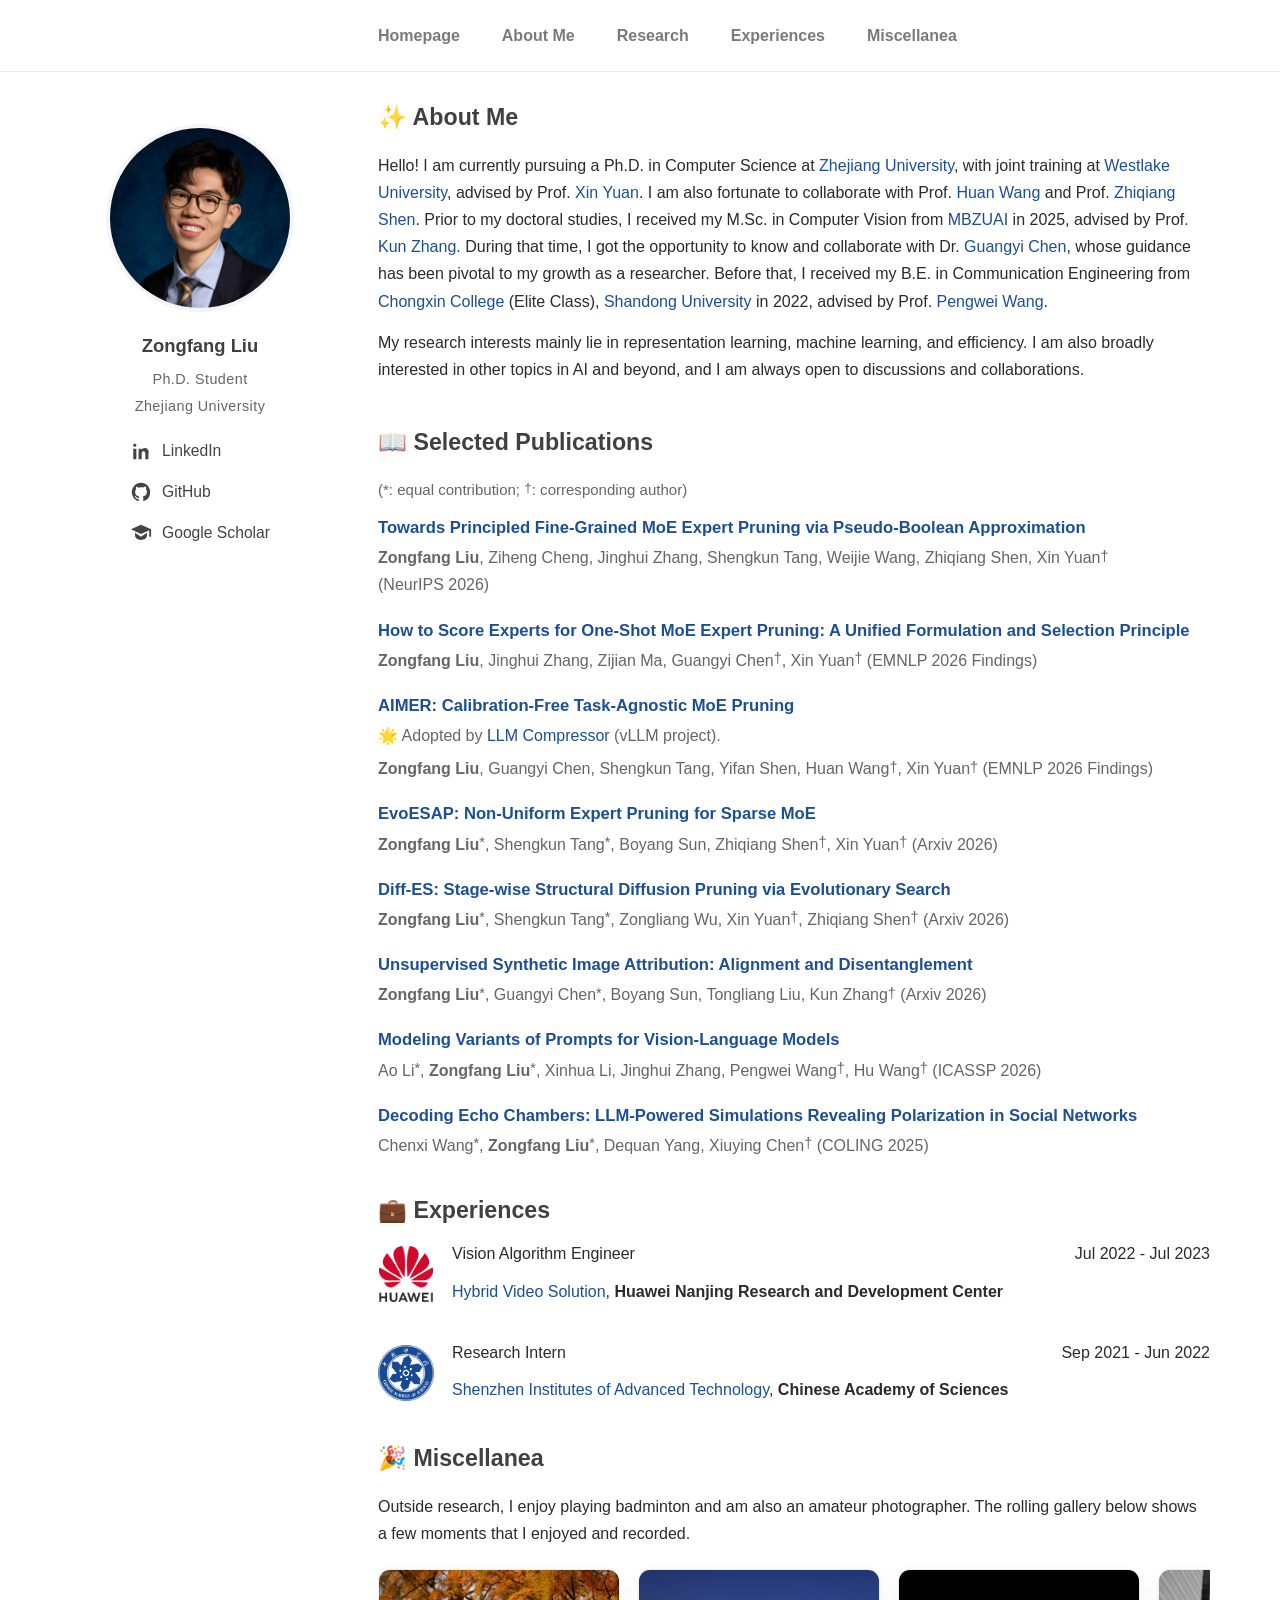
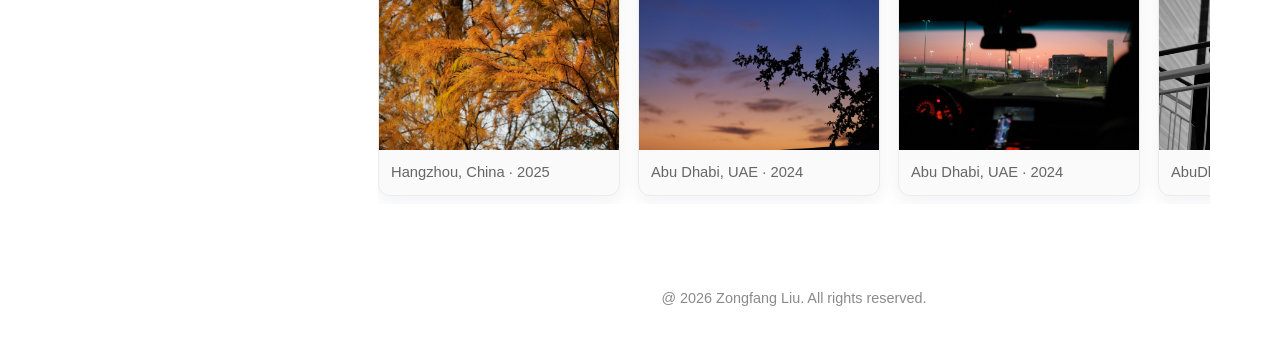
<file: index.html>
<!DOCTYPE html>
<html lang="en">
  <head>
    <meta charset="UTF-8">
    <meta name="viewport" content="width=device-width, initial-scale=1">
    <title>Zongfang Liu</title>
    <meta name="author" content="Zongfang Liu">
    <meta
      name="description"
      content="Personal homepage for Zongfang Liu with bio and selected publications."
    >
    <meta name="application-name" content="Zongfang Liu">
    <meta property="og:type" content="website">
    <meta property="og:title" content="Zongfang Liu">
    <meta property="og:site_name" content="Zongfang Liu">
    <meta property="og:description" content="Personal homepage for Zongfang Liu with bio and selected publications.">
    <meta property="og:url" content="https://zongfangliu.github.io/">
    <link rel="canonical" href="https://zongfangliu.github.io/">
    <link rel="icon" type="image/png" sizes="192x192" href="/images/icons/favicon-allien-monster-192x192.png">
    <script type="application/ld+json">
      {
        "@context": "https://schema.org",
        "@type": "WebSite",
        "name": "Zongfang Liu",
        "alternateName": ["Zongfang Liu Homepage", "zongfangliu.github.io"],
        "url": "https://zongfangliu.github.io/"
      }
    </script>
    <link rel="stylesheet" href="stylesheet.css">
  </head>
  <body>
    <div class="topbar">
      <nav class="top-nav" aria-label="Main navigation">
        <a href="#homepage">Homepage</a>
        <a href="#about">About Me</a>
        <a href="#research">Research</a>
        <a href="#experiences">Experiences</a>
        <a href="#Miscellanea">Miscellanea</a>
      </nav>
    </div>

    <main class="page">
      <aside class="sidebar">
        <div class="portrait-frame">
          <img
            class="portrait"
            src="images/profile/selfile.jpg"
            alt="Portrait of Zongfang Liu"
          >
        </div>
        <h1>Zongfang Liu</h1>
        <p class="sidebar-role">
          <span>Ph.D. Student</span>
          <span>Zhejiang University</span>
        </p>

        <div class="profile-links">
          <a href="https://www.linkedin.com/in/zongfangliu/" target="_blank" rel="noopener noreferrer">
            <svg viewBox="0 0 24 24" aria-hidden="true">
              <path d="M6.94 8.5H3.56V20h3.38V8.5zM5.25 3C4.17 3 3.5 3.72 3.5 4.66c0 .92.65 1.66 1.71 1.66h.02c1.1 0 1.77-.74 1.77-1.66C6.98 3.72 6.33 3 5.25 3zM20.5 12.64C20.5 9.15 18.64 7.53 16.16 7.53c-2 0-2.89 1.11-3.39 1.89V8.5H9.39c.04.61 0 11.5 0 11.5h3.38v-6.42c0-.34.02-.68.12-.92.27-.68.88-1.39 1.92-1.39 1.35 0 1.89 1.05 1.89 2.58V20h3.38v-6.76z"></path>
            </svg>
            <span>LinkedIn</span>
          </a>
          <a href="https://github.com/ZongfangLiu" target="_blank" rel="noopener noreferrer">
            <svg viewBox="0 0 24 24" aria-hidden="true">
              <path d="M12 2C6.48 2 2 6.58 2 12.23c0 4.52 2.87 8.35 6.84 9.71.5.1.68-.22.68-.49 0-.24-.01-1.03-.01-1.87-2.78.62-3.37-1.21-3.37-1.21-.45-1.18-1.11-1.5-1.11-1.5-.91-.64.07-.63.07-.63 1 .07 1.53 1.06 1.53 1.06.9 1.57 2.35 1.12 2.92.86.09-.67.35-1.12.63-1.38-2.22-.26-4.56-1.14-4.56-5.09 0-1.12.39-2.03 1.03-2.75-.1-.26-.45-1.31.1-2.72 0 0 .84-.28 2.75 1.05A9.3 9.3 0 0 1 12 6.84c.85 0 1.71.12 2.51.36 1.91-1.33 2.75-1.05 2.75-1.05.55 1.41.2 2.46.1 2.72.64.72 1.03 1.63 1.03 2.75 0 3.96-2.34 4.82-4.57 5.08.36.32.69.95.69 1.92 0 1.39-.01 2.5-.01 2.84 0 .27.18.59.69.49A10.25 10.25 0 0 0 22 12.23C22 6.58 17.52 2 12 2z"></path>
            </svg>
            <span>GitHub</span>
          </a>
          <a href="https://scholar.google.com/citations?user=8tnwJ-EAAAAJ&hl=en" target="_blank" rel="noopener noreferrer">
            <svg viewBox="0 0 24 24" aria-hidden="true">
              <path d="M12 3 1 8l11 5 9-4.09V16h2V8L12 3zm-6.5 8.73V15c0 2.49 3.13 4.5 6.5 4.5s6.5-2.01 6.5-4.5v-3.27L12 16l-6.5-4.27z"></path>
            </svg>
            <span>Google Scholar</span>
          </a>
        </div>
      </aside>

      <div class="content">
        <section id="homepage" class="section">
          <div id="about" class="anchor-target" aria-hidden="true"></div>
          <h2>✨ About Me</h2>
          <p>
            Hello! I am currently pursuing a Ph.D. in Computer Science at
            <a href="https://www.zju.edu.cn/english/" target="_blank" rel="noopener noreferrer">Zhejiang University</a>,
            with joint training at
            <a href="https://en.westlake.edu.cn/" target="_blank" rel="noopener noreferrer">Westlake University</a>,
            advised by Prof.
            <a href="https://scholar.google.com/citations?user=cS9CbWkAAAAJ&hl=en" target="_blank" rel="noopener noreferrer">Xin Yuan</a>.
            I am also fortunate to collaborate with Prof.
            <a href="https://scholar.google.com/citations?user=0-On0y4AAAAJ&hl=zh-CN" target="_blank" rel="noopener noreferrer">Huan Wang</a>
            and Prof.
            <a href="https://scholar.google.com/citations?user=DGr0fVoAAAAJ&hl=en" target="_blank" rel="noopener noreferrer">Zhiqiang Shen</a>.
          <!-- </p>
          <p> -->
            Prior to my doctoral studies, I received my M.Sc. in Computer Vision from
            <a href="https://mbzuai.ac.ae/" target="_blank" rel="noopener noreferrer">MBZUAI</a>
            in 2025, advised by Prof.
            <a href="https://scholar.google.com/citations?user=RGoypN4AAAAJ&hl=en" target="_blank" rel="noopener noreferrer">Kun Zhang</a>.
            During that time, I got the opportunity to know and collaborate with Dr.
            <a href="https://scholar.google.com/citations?user=3lr1jTgAAAAJ&hl=zh-CN" target="_blank" rel="noopener noreferrer">Guangyi Chen</a>,
            whose guidance has been pivotal to my growth as a researcher.
            Before that, I received my B.E. in Communication Engineering from
            <a href="https://baike.baidu.com/item/%E5%B1%B1%E4%B8%9C%E5%A4%A7%E5%AD%A6%E5%B4%87%E6%96%B0%E5%AD%A6%E5%A0%82/20809738#reference-10" target="_blank" rel="noopener noreferrer">Chongxin College</a> (Elite Class),
            <a href="https://www.en.sdu.edu.cn/" target="_blank" rel="noopener noreferrer">Shandong University</a>
            in 2022, advised by Prof.
            <a href="https://faculty.sdu.edu.cn/wangpengwei/en/index.htm" target="_blank" rel="noopener noreferrer">Pengwei Wang</a>.
          </p>
          <p>
            My research interests mainly lie in representation learning, machine learning, and efficiency. I am also broadly interested in other topics in AI and beyond, and I am always open to discussions and collaborations.
          </p>
        </section>

        <section id="research" class="section">
          <h2>📖 Selected Publications</h2>
          <p class="section-note symbols-note">
            <!-- (<span class="note-symbol"> *</span>: equal contribution; <span class="note-symbol">&dagger;</span>: corresponding author) -->
             (*: equal contribution; <sup>&dagger;</sup>: corresponding author)
          </p>

          <div class="publication-list">
            <article class="publication">
              <div class="paper-body">
                <h3>
                  <a href="https://neurips.cc/virtual/2026/loc/sydney/poster/155677" target="_blank" rel="noopener noreferrer">
                    Towards Principled Fine-Grained MoE Expert Pruning via Pseudo-Boolean Approximation
                  </a>
                </h3>
                <p class="paper-authors">
                  <strong>Zongfang Liu</strong>, Ziheng Cheng, Jinghui Zhang, Shengkun Tang, Weijie Wang,
                  Zhiqiang Shen, Xin Yuan<sup>&dagger;</sup> <span class="paper-venue">(NeurIPS 2026)</span>
                </p>
              </div>
            </article>

            <article class="publication">
              <div class="paper-body">
                <h3>
                  <a href="https://arxiv.org/abs/2606.15716" target="_blank" rel="noopener noreferrer">
                    How to Score Experts for One-Shot MoE Expert Pruning: A Unified Formulation and Selection Principle
                  </a>
                </h3>
                <p class="paper-authors">
                  <strong>Zongfang Liu</strong>, Jinghui Zhang, Zijian Ma, Guangyi Chen<sup>&dagger;</sup>,
                  Xin Yuan<sup>&dagger;</sup> <span class="paper-venue">(EMNLP 2026 Findings)</span>
                </p>
              </div>
            </article>

            <article class="publication">
              <div class="paper-body">
                <h3>
                  <a href="https://arxiv.org/abs/2603.18492" target="_blank" rel="noopener noreferrer">
                    AIMER: Calibration-Free Task-Agnostic MoE Pruning
                  </a>
                </h3>
                <p class="paper-note">
                  <span aria-hidden="true">🌟</span> Adopted by <a href="https://docs.vllm.ai/projects/llm-compressor/en/latest/examples/aimer_expert_pruning/" target="_blank" rel="noopener noreferrer">LLM Compressor</a> (vLLM project).
                </p>
                <p class="paper-authors">
                  <strong>Zongfang Liu</strong>, Guangyi Chen, Shengkun Tang, Yifan Shen, Huan Wang<sup>&dagger;</sup>,
                  Xin Yuan<sup>&dagger;</sup> <span class="paper-venue">(EMNLP 2026 Findings)</span>
                </p>
              </div>
            </article>

            <article class="publication">
              <div class="paper-body">
                <h3>
                  <a href="https://arxiv.org/abs/2603.06003" target="_blank" rel="noopener noreferrer">
                    EvoESAP: Non-Uniform Expert Pruning for Sparse MoE
                  </a>
                </h3>
                <p class="paper-authors">
                  <strong>Zongfang Liu</strong><sup>*</sup>, Shengkun Tang<sup>*</sup>, Boyang Sun,
                  Zhiqiang Shen<sup>&dagger;</sup>, Xin Yuan<sup>&dagger;</sup> <span class="paper-venue">(Arxiv 2026)</span>
                </p>
              </div>
            </article>

            <article class="publication">
              <div class="paper-body">
                <h3>
                  <a href="https://arxiv.org/abs/2603.05105" target="_blank" rel="noopener noreferrer">
                    Diff-ES: Stage-wise Structural Diffusion Pruning via Evolutionary Search
                  </a>
                </h3>
                <p class="paper-authors">
                  <strong>Zongfang Liu</strong><sup>*</sup>, Shengkun Tang<sup>*</sup>, Zongliang Wu,
                  Xin Yuan<sup>&dagger;</sup>, Zhiqiang Shen<sup>&dagger;</sup> <span class="paper-venue">(Arxiv 2026)</span>
                </p>
              </div>
            </article>

            <article class="publication">
              <div class="paper-body">
                <h3>
                  <a href="https://arxiv.org/abs/2601.22663" target="_blank" rel="noopener noreferrer">
                    Unsupervised Synthetic Image Attribution: Alignment and Disentanglement
                  </a>
                </h3>
                <p class="paper-authors">
                  <strong>Zongfang Liu</strong><sup>*</sup>, Guangyi Chen<sup>*</sup>, Boyang Sun,
                  Tongliang Liu, Kun Zhang<sup>&dagger;</sup> <span class="paper-venue">(Arxiv 2026)</span>
                </p>
              </div>
            </article>

            <article class="publication">
              <div class="paper-body">
                <h3>
                  <a href="https://arxiv.org/abs/2503.08229" target="_blank" rel="noopener noreferrer">
                    Modeling Variants of Prompts for Vision-Language Models
                  </a>
                </h3>
                <p class="paper-authors">
                  Ao Li<sup>*</sup>, <strong>Zongfang Liu</strong><sup>*</sup>, Xinhua Li, Jinghui Zhang,
                  Pengwei Wang<sup>&dagger;</sup>, Hu Wang<sup>&dagger;</sup> <span class="paper-venue">(ICASSP 2026)</span>
                </p>
              </div>
            </article>

            <article class="publication">
              <div class="paper-body">
                <h3>
                  <a href="https://aclanthology.org/2025.coling-main.264/" target="_blank" rel="noopener noreferrer">
                    Decoding Echo Chambers: LLM-Powered Simulations Revealing Polarization in Social Networks
                  </a>
                </h3>
                <p class="paper-authors">
                  Chenxi Wang<sup>*</sup>, <strong>Zongfang Liu</strong><sup>*</sup>, Dequan Yang,
                  Xiuying Chen<sup>&dagger;</sup> <span class="paper-venue">(COLING 2025)</span>
                </p>
              </div>
            </article>
          </div>
        </section>

        <section id="experiences" class="section">
          <h2>💼 Experiences</h2>

          <div class="experience-list">
            <article class="experience">
              <img
                class="experience-logo"
                src="images/icons/Huawei_Standard_logo.png"
                alt="Huawei logo"
              >
              <div class="experience-body">
                <p class="experience-title">Vision Algorithm Engineer</p>
                <p class="experience-date">Jul 2022 - Jul 2023</p>
                <p class="experience-subtitle">
                  <em>
                     <a href="https://carrier.huawei.com/en/solutions/maximizing-network-value/hybrid-video" target="_blank" rel="noopener noreferrer">Hybrid Video Solution</a>,
                    <strong>Huawei Nanjing Research and Development Center</strong>
                  </em>
                </p>
              </div>
            </article>

            <article class="experience">
              <img
                class="experience-logo"
                src="images/icons/%E4%B8%AD%E5%9B%BD%E7%A7%91%E5%AD%A6%E9%99%A2%E9%99%A2%E5%BE%BD.png"
                alt="Chinese Academy of Sciences logo"
              >
              <div class="experience-body">
                <p class="experience-title">Research Intern</p>
                <p class="experience-date">Sep 2021 - Jun 2022</p>
                <p class="experience-subtitle">
                  <em>
                    <!-- Advised by Prof.
                    <a href="https://scholar.google.com/citations?user=hw0JvzAAAAAJ&hl=en" target="_blank" rel="noopener noreferrer">Pengcheng Zhou</a>
                    and Prof.
                    <a href="https://scholar.google.com/citations?user=56qc93UAAAAJ&hl=en" target="_blank" rel="noopener noreferrer">Fang Xu</a>, -->
                    <a href="http://english.siat.cas.cn/" target="_blank" rel="noopener noreferrer">Shenzhen Institutes of Advanced Technology</a>, <strong>Chinese Academy of Sciences</strong>
                  </em>
                </p>
              </div>
            </article>
          </div>
        </section>

        <section id="Miscellanea" class="section">
          <h2>🎉 Miscellanea</h2>
          <p>
            Outside research, I enjoy playing badminton and am also an amateur
            photographer. The rolling gallery below shows a few moments that I
            enjoyed and recorded.
          </p>

          <div class="photo-marquee" aria-label="Photography gallery">
            <div class="photo-track" id="photo-track">
              <p class="photo-loading">Loading photographs...</p>
            </div>
          </div>
        </section>

        <section class="section visitor-section">
          <div class="visitor-widget-simple">
            <script type="text/javascript" id="mapmyvisitors" src="//mapmyvisitors.com/map.js?d=yEMChjbqKDvJSUKUt2mqRDa-5Fq-ziz1aqG3tlBJZUc&cl=ffffff&w=275&t=v"></script>
          </div>
        </section>

        <footer class="site-footer">
          <p>@ 2026 Zongfang Liu. All rights reserved.</p>
        </footer>
      </div>
    </main>

    <script>
      (function () {
        const track = document.getElementById("photo-track");

        function buildPhotoCard(photo, ariaHidden) {
          const figure = document.createElement("figure");
          figure.className = "photo-card";
          if (ariaHidden) {
            figure.setAttribute("aria-hidden", "true");
          }

          const image = document.createElement("img");
          image.src = photo.src;
          image.alt = ariaHidden ? "" : photo.alt;

          const caption = document.createElement("figcaption");
          caption.textContent = photo.caption;

          figure.appendChild(image);
          figure.appendChild(caption);
          return figure;
        }

        async function loadPhotos() {
          try {
            const response = await fetch("images/photograpy/photos.json");
            if (!response.ok) {
              throw new Error("Failed to load photo manifest");
            }

            const photos = await response.json();
            if (!Array.isArray(photos) || photos.length === 0) {
              throw new Error("No photos available");
            }

            track.textContent = "";
            photos.forEach(function (photo) {
              track.appendChild(buildPhotoCard(photo, false));
            });
            photos.forEach(function (photo) {
              track.appendChild(buildPhotoCard(photo, true));
            });
          } catch (error) {
            track.textContent = "";
            const fallback = document.createElement("p");
            fallback.className = "photo-loading";
            fallback.textContent = "Add photographs and regenerate the manifest to display them here.";
            track.appendChild(fallback);
          }
        }

        loadPhotos();
      })();
    </script>
  </body>
</html>
</file>
<file: stylesheet.css>
html {
  scroll-behavior: smooth;
}

body {
  margin: 0;
  background: #ffffff;
  color: #2b2b2b;
  font-family: Arial, Helvetica, sans-serif;
  font-size: 16px;
  line-height: 1.7;
}

a {
  color: #1c4f95;
  text-decoration: none;
}

a:hover,
a:focus-visible {
  text-decoration: underline;
}

code {
  font-family: Menlo, Consolas, monospace;
  font-size: 0.92em;
}

.topbar {
  border-bottom: 1px solid #ececec;
}

.top-nav {
  width: min(1140px, calc(100% - 40px));
  margin: 0 auto;
  box-sizing: border-box;
  display: flex;
  justify-content: flex-start;
  flex-wrap: wrap;
  gap: 42px;
  padding: 22px 0 22px calc(260px + 48px);
  font-size: 1rem;
}

.top-nav a {
  color: #7a7a7a;
  font-weight: 600;
}

.top-nav a:hover,
.top-nav a:focus-visible {
  color: #4f4f4f;
  text-decoration: none;
}

.page {
  width: min(1140px, calc(100% - 40px));
  margin: 0 auto;
  padding: 26px 0 42px;
  display: grid;
  grid-template-columns: 260px minmax(0, 1fr);
  gap: 48px;
}

.sidebar {
  padding-top: 26px;
}

.portrait-frame {
  width: 180px;
  height: 180px;
  margin: 0 auto;
  overflow: hidden;
  border-radius: 50%;
  border: 4px solid #f5f5f5;
  background: #f5f5f5;
  position: relative;
}

.portrait {
  display: block;
  width: 100%;
  height: 100%;
  object-fit: cover;
}

.sidebar h1 {
  margin: 18px 0 6px;
  text-align: center;
  font-size: 1.15rem;
  font-weight: 700;
  color: #404040;
}

.sidebar-role {
  margin: 0;
  display: flex;
  flex-direction: column;
  align-items: center;
  gap: 2px;
  color: #666666;
  font-size: 0.9rem;
  letter-spacing: 0.03em;
}

.anchor-target {
  position: relative;
  top: -18px;
  height: 0;
}

.profile-links {
  width: fit-content;
  margin: 20px auto 0;
  display: grid;
  gap: 14px;
}

.profile-links a {
  display: inline-flex;
  align-items: center;
  gap: 10px;
  color: #444444;
  font-size: 0.98rem;
}

.profile-links svg {
  width: 22px;
  height: 22px;
  fill: currentColor;
  flex: 0 0 auto;
}

.content {
  min-width: 0;
}

.section {
  padding: 0 0 26px;
}

.section h2 {
  margin: 0 0 14px;
  font-size: 1.45rem;
  font-weight: 700;
  color: #404040;
}

.section p {
  margin: 0 0 14px;
}

.section-note {
  color: #666666;
  margin-bottom: 18px;
}

.symbols-note {
  margin-top: -8px;
  font-size: 0.94rem;
}

.publication-list {
  display: grid;
  gap: 14px;
}

.experience-list {
  display: grid;
  gap: 28px;
}

.experience {
  display: flex;
  align-items: flex-start;
  gap: 18px;
}

.experience-logo {
  display: block;
  width: 56px;
  height: 56px;
  object-fit: contain;
  flex: 0 0 56px;
  margin-top: 2px;
}

.experience-body {
  display: grid;
  grid-template-columns: minmax(0, 1fr) auto;
  grid-template-areas:
    "title date"
    "subtitle subtitle";
  column-gap: 18px;
  row-gap: 4px;
  min-width: 0;
  flex: 1;
}

.experience-title {
  grid-area: title;
  margin: 0;
  color: #2b2b2b;
  font-size: 1rem;
  font-weight: 400;
  line-height: 1.2;
  min-width: 0;
}

.experience-date {
  grid-area: date;
  margin: 0;
  white-space: nowrap;
  color: #2b2b2b;
  font-size: 1rem;
  line-height: 1.2;
  font-style: normal;
  text-align: right;
  align-self: start;
}

.experience-subtitle {
  grid-area: subtitle;
  margin: 0;
  color: #2b2b2b;
  font-size: 1rem;
  line-height: 1.2;
  min-width: 0;
}

.experience-subtitle em {
  font-style: normal;
}

.experience-subtitle strong {
  color: inherit;
  font-weight: 700;
}

.publication {
  padding-bottom: 0;
}

.paper-body h3 {
  margin: 0 0 4px;
  font-size: 1.04rem;
  font-weight: 700;
  line-height: 1.45;
}

.paper-body p {
  margin: 0 0 6px;
}

.paper-authors,
.paper-note,
.paper-meta {
  color: #666666;
}

.paper-authors sup,
.symbols-note sup {
  font-size: 0.9em;
  line-height: 0;
  vertical-align: baseline;
  position: relative;
  top: -0.18em;
}

.note-symbol {
  font-size: 1.02em;
  font-weight: 600;
  position: relative;
  top: -0.18em;
}

.paper-venue {
  color: #666666;
  white-space: nowrap;
}

.photo-marquee {
  position: relative;
  overflow: hidden;
  padding: 8px 0;
  margin-top: 14px;
}

.photo-track {
  display: flex;
  gap: 18px;
  width: max-content;
  animation: photo-scroll 42s linear infinite;
}

.photo-loading {
  color: #666666;
  margin: 0;
}

.photo-marquee:hover .photo-track {
  animation-play-state: paused;
}

.photo-card {
  flex: 0 0 240px;
  width: 240px;
  margin: 0;
  border: 1px solid #ececec;
  border-radius: 12px;
  overflow: hidden;
  background: #fafafa;
  box-shadow: 0 6px 18px rgba(20, 35, 60, 0.06);
}

.photo-card img {
  display: block;
  width: 100%;
  height: 180px;
  object-fit: cover;
}

.photo-card figcaption {
  padding: 10px 12px;
  font-size: 0.92rem;
  color: #666666;
}

.visitor-section {
  padding-top: 10px;
  text-align: center;
}

@media (max-width: 780px) {
  .experience {
    gap: 12px;
  }

  .experience-logo {
    width: 52px;
    height: 52px;
    flex-basis: 52px;
  }

  .experience-body {
    grid-template-columns: 1fr;
    grid-template-areas:
      "title"
      "date"
      "subtitle";
  }

  .experience-date {
    text-align: left;
    white-space: normal;
  }
}

.visitor-widget-simple {
  margin-top: 10px;
  width: 100%;
  display: flex;
  justify-content: center;
}

.visitor-widget-simple #mapmyvisitors-widget {
  margin: 0 auto !important;
}

.visitor-widget-simple .mapmyvisitors-date {
  display: none !important;
}

.site-footer {
  padding: 10px 0 0;
  text-align: center;
}

.site-footer p {
  margin: 0;
  color: #8a8a8a;
  font-size: 0.9rem;
}

@keyframes photo-scroll {
  from {
    transform: translateX(0);
  }

  to {
    transform: translateX(calc(-50% - 9px));
  }
}

@media (max-width: 900px) {
  .top-nav {
    gap: 22px;
    padding-left: 0;
  }

  .page {
    grid-template-columns: 1fr;
    gap: 30px;
  }

  .sidebar {
    padding-top: 0;
  }
}
</file>
